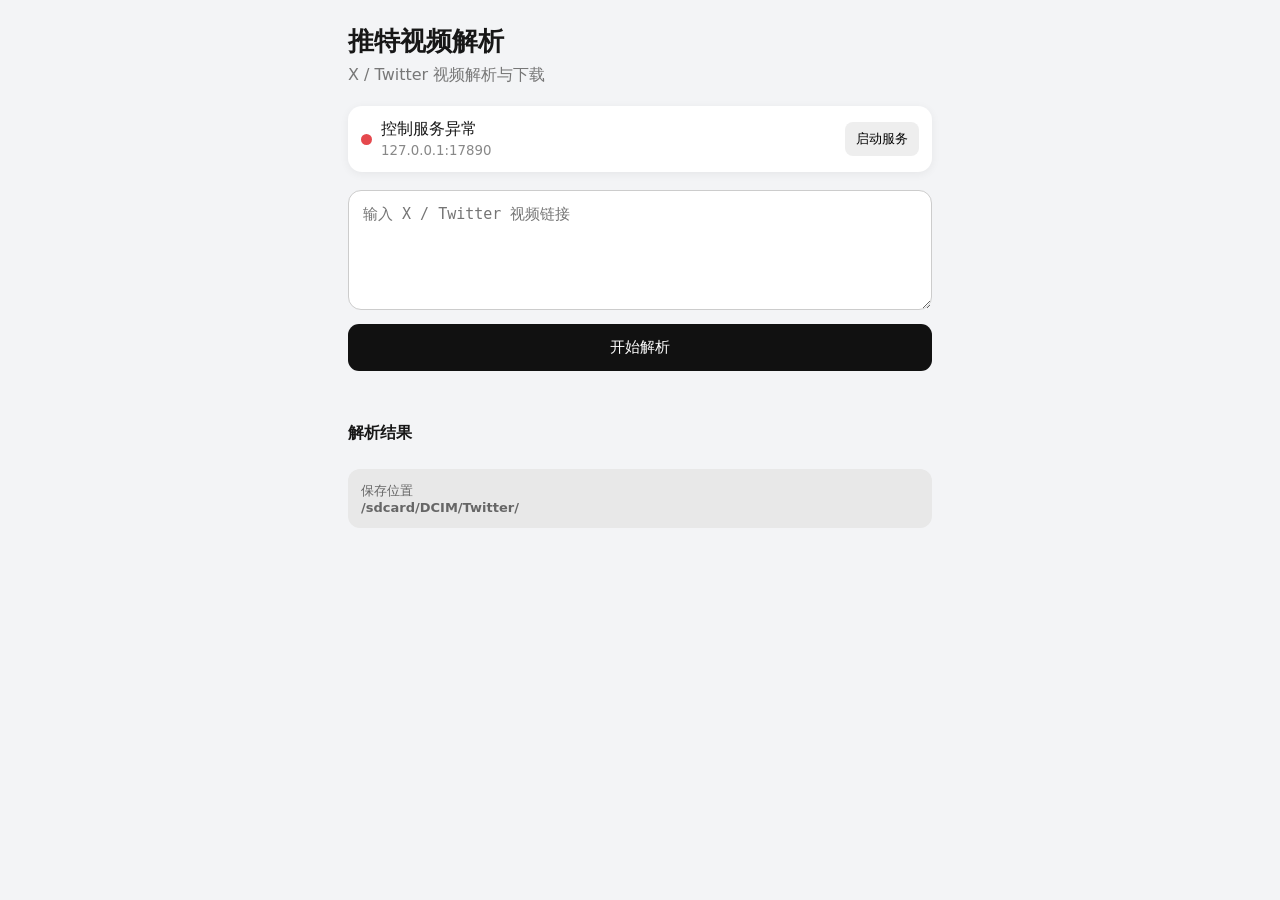
<file: webroot/index.html>
<!DOCTYPE html>
<html lang="zh-CN">

<head>
<meta charset="UTF-8">
<meta name="viewport"
content="width=device-width,initial-scale=1,maximum-scale=1">

<title>推特视频解析</title>

<link rel="stylesheet" href="style.css">
</head>

<body>

<div class="app">

<h1>推特视频解析</h1>

<div class="sub">
X / Twitter 视频解析与下载
</div>

<div class="status-card">

<div id="dot" class="dot red"></div>

<div class="status-info">
<div id="status">检测中...</div>
<small id="port">127.0.0.1:17890</small>
</div>

<button id="startBtn" onclick="startServer()">启动服务</button>
<button id="stopBtn" onclick="stopServer()">停止服务</button>

</div>

<textarea
id="url"
placeholder="输入 X / Twitter 视频链接">
</textarea>

<button class="parse"
onclick="parseVideo()">
开始解析
</button>

<div id="message"></div>

<div class="title">
解析结果
</div>

<div id="results"></div>

<div class="save">
保存位置<br>
<b>/sdcard/DCIM/Twitter/</b>
</div>

</div>

<script src="app.js"></script>

</body>
</html>
</file>
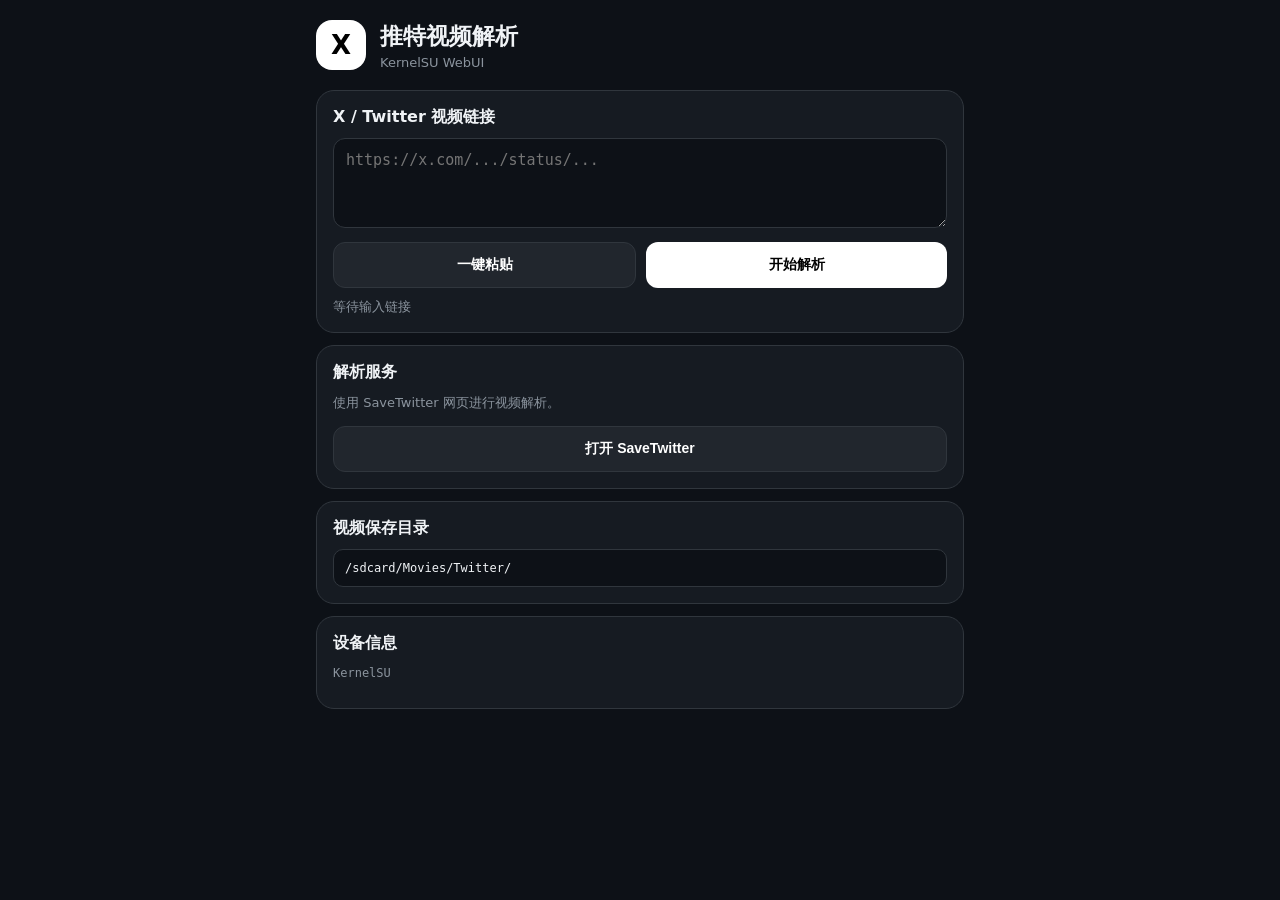
<file: webroot_backup/index.html>
<!DOCTYPE html>
<html lang="zh-CN">
<head>

<meta charset="UTF-8">

<meta name="viewport"
content="width=device-width,
initial-scale=1,
maximum-scale=1">

<title>推特视频解析</title>

<link rel="stylesheet"
href="style.css">

</head>

<body>

<div class="container">

<header>

<div class="logo">X</div>

<div>
<h1>推特视频解析</h1>
<p>KernelSU WebUI</p>
</div>

</header>


<div class="card">

<div class="label">
X / Twitter 视频链接
</div>

<textarea
id="url"
placeholder="https://x.com/.../status/..."></textarea>


<div class="buttons">

<button
id="paste"
class="secondary">
一键粘贴
</button>

<button
id="parse"
class="primary">
开始解析
</button>

</div>


<div
id="status"
class="status">
等待输入链接
</div>

</div>


<div class="card">

<div class="title">
解析服务
</div>

<div class="desc">

使用 SaveTwitter 网页进行视频解析。

</div>

<button
id="open"
class="secondary full">
打开 SaveTwitter
</button>

</div>


<div class="card">

<div class="title">
视频保存目录
</div>

<div class="path">
/sdcard/Movies/Twitter/
</div>

</div>


<div class="card">

<div class="title">
设备信息
</div>

<pre id="device">检测中...</pre>

</div>

</div>


<script src="app.js"></script>

</body>
</html>
</file>
<file: webroot/style.css>
* {
box-sizing:border-box;
}

body {
margin:0;
background:#f3f4f6;
font-family:system-ui,-apple-system,sans-serif;
color:#171717;
}

.app {
max-width:620px;
margin:auto;
padding:24px 18px 40px;
}

h1 {
margin:0;
font-size:26px;
}

.sub {
color:#777;
margin:6px 0 20px;
}

.status-card {
display:flex;
align-items:center;
gap:9px;
background:white;
padding:13px;
border-radius:14px;
margin-bottom:18px;
box-shadow:0 2px 10px rgba(0,0,0,.06);
}

.dot {
width:11px;
height:11px;
border-radius:50%;
}

.green {
background:#18a058;
}

.red {
background:#e5484d;
}

.yellow {
background:#d99b00;
}

.status-info {
flex:1;
}

.status-info small {
color:#888;
}

.status-card button {
border:0;
border-radius:8px;
padding:8px 11px;
background:#eee;
}

textarea {
width:100%;
min-height:120px;
padding:14px;
border:1px solid #ccc;
border-radius:13px;
background:white;
font-size:15px;
resize:vertical;
outline:none;
}

.parse {
width:100%;
margin-top:10px;
padding:14px;
border:0;
border-radius:11px;
background:#111;
color:white;
font-size:15px;
}

#message {
min-height:26px;
margin-top:14px;
color:#666;
}

.title {
font-weight:600;
margin-top:12px;
}

.video {
background:white;
margin-top:10px;
padding:14px;
border-radius:13px;
}

.quality {
font-size:18px;
font-weight:700;
}

.dimension {
color:#777;
margin-top:3px;
font-size:13px;
}

.download {
width:100%;
margin-top:10px;
padding:11px;
border:0;
border-radius:9px;
background:#111;
color:white;
}

.save {
margin-top:25px;
padding:13px;
border-radius:12px;
background:#e8e8e8;
color:#666;
font-size:13px;
}
</file>
<file: webroot_backup/style.css>
* {
    box-sizing: border-box;
}

body {
    margin: 0;
    background: #0d1117;
    color: #f0f3f6;
    font-family: system-ui,
                 -apple-system,
                 sans-serif;
}

.container {
    max-width: 680px;
    margin: auto;
    padding: 20px 16px 40px;
}

header {
    display: flex;
    align-items: center;
    gap: 14px;
    margin-bottom: 20px;
}

.logo {
    width: 50px;
    height: 50px;
    border-radius: 16px;
    background: #ffffff;
    color: #000000;
    display: flex;
    align-items: center;
    justify-content: center;
    font-size: 26px;
    font-weight: 900;
}

h1 {
    margin: 0;
    font-size: 23px;
}

header p {
    margin: 3px 0 0;
    color: #8b949e;
    font-size: 13px;
}

.card {
    background: #161b22;
    border: 1px solid #30363d;
    border-radius: 18px;
    padding: 16px;
    margin-bottom: 12px;
}

.label,
.title {
    font-weight: 700;
    margin-bottom: 10px;
}

textarea {
    width: 100%;
    min-height: 90px;
    resize: vertical;
    background: #0d1117;
    color: #f0f3f6;
    border: 1px solid #30363d;
    border-radius: 12px;
    padding: 12px;
    font-size: 15px;
    outline: none;
}

.buttons {
    display: flex;
    gap: 10px;
    margin-top: 10px;
}

button {
    border: 0;
    border-radius: 12px;
    padding: 13px;
    font-size: 14px;
    font-weight: 700;
}

.primary {
    background: #ffffff;
    color: #000000;
    flex: 1;
}

.secondary {
    background: #21262d;
    color: #ffffff;
    border: 1px solid #30363d;
    flex: 1;
}

.full {
    width: 100%;
}

.status {
    margin-top: 10px;
    color: #8b949e;
    font-size: 13px;
}

.desc {
    color: #8b949e;
    font-size: 13px;
    line-height: 1.6;
    margin-bottom: 12px;
}

.path {
    padding: 11px;
    border: 1px solid #30363d;
    background: #0d1117;
    border-radius: 10px;
    font-family: monospace;
    font-size: 12px;
}

pre {
    white-space: pre-wrap;
    color: #8b949e;
    font-size: 12px;
}
</file>
